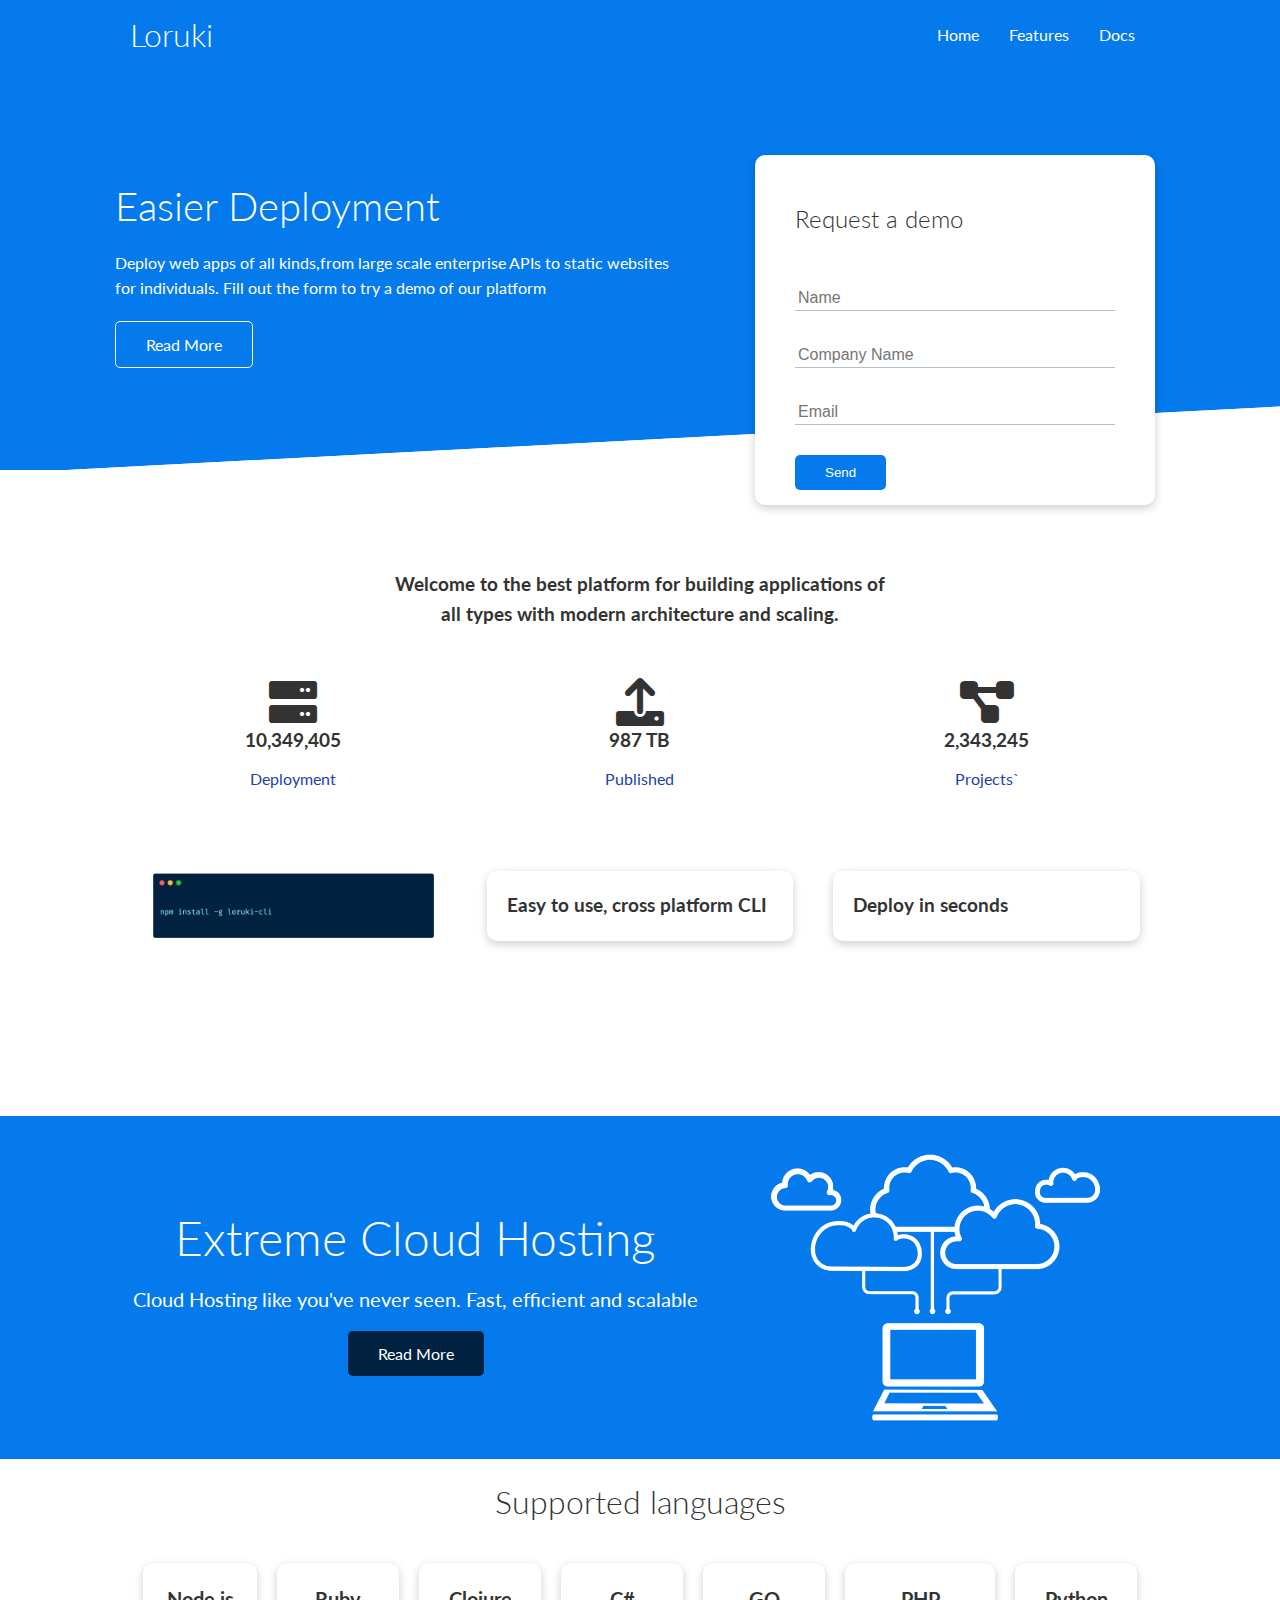
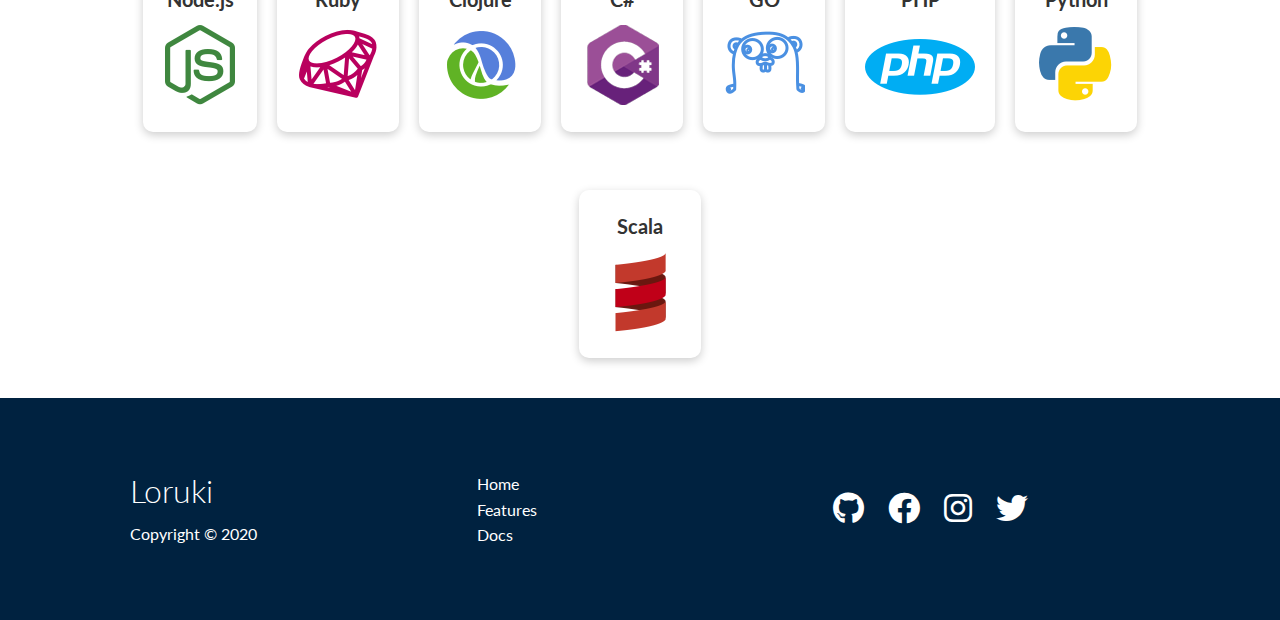
<file: index.html>
<!DOCTYPE html>
<html lang="en">
<head>
    <meta charset="UTF-8">
    <meta http-equiv="X-UA-Compatible" content="IE=edge">
    <meta name="viewport" content="width=device-width, initial-scale=1.0">
    <link rel="stylesheet" href="https://cdnjs.cloudflare.com/ajax/libs/font-awesome/6.0.0-beta2/css/all.min.css">
    <link rel="stylesheet" href="css/utilities.css">
    <link rel="stylesheet" href="css/style.css">
    <title>Loruki | Cloud hosting for everyone</title>

</head>
<body>
    <!--Navbar-->
    <div class="navbar">
        <div class="container flex">
            <h1 class="logo">Loruki</h1>
            <nav>
                <ul>
                    <li><a href="index.html">Home</a></li>
                    <li><a href="features.html">Features</a></li>
                    <li><a href="docs.html">Docs</a></li>
                </ul>
            </nav>
        </div>
    </div>

    <!--Showcase-->
    <section class="showcase">
        <div class="container grid">
            <div class="showcase-text">
                <h1>Easier Deployment</h1>
                <p>Deploy web apps of all kinds,from large scale enterprise APIs to static websites for individuals. Fill out the form to try a demo of our platform</p>
                <a href="features.html" class="btn btn-outline">Read More</a>
            </div>
        

        <div class="showcase-form card">
            <h2>Request a demo</h2>
            <form name="contact" method="POST" netlify-honeypot="bot-field" data-netlify="true">
                <input type="hidden" name="form-name" value="contact">
                <p class="hidden">
                    <label>Don’t fill this out if you’re human: <input name="bot-field" /></label>
                  </p>
                <div class="form-control">
                    <input type="text" name="name" placeholder="Name" required>
                </div>
                <div class="form-control">
                    <input type="text" name="company" placeholder="Company Name" required>
                </div>
                <div class="form-control">
                    <input type="text" name="email" placeholder="Email" required>
                </div>
                    <input type="submit" value="Send" class="btn btn-primary">
            </form>
        </div>
        </div>
    </section>

    <!--Stats-->
    <section class="stats">
        <div class="container">
            <h3 class="stats-heading text-center my-1">
                Welcome to the best platform for building applications of all types with modern architecture and scaling.
            </h3>

            <div class="grid grid-3 text-center my-4">
                <div>
                    <i class="fas fa-server fa-3x"></i>
                    <h3>10,349,405</h3>
                    <p class="text-secondary">Deployment</p>
                </div>
                <div>
                    <i class="fas fa-upload fa-3x"></i>
                    <h3>987 TB</h3>
                    <p class="text-secondary">Published</p>
                </div>
                <div>
                    <i class="fas fa-project-diagram fa-3x"></i>
                    <h3>2,343,245</h3>
                    <p class="text-secondary">Projects`</p>
                </div>
            </div>
        </div>
    </section>

    <!-- Cli -->
    <section class="cli">
        <div class="container grid">
            <img src="images/cli.png" alt="">
            <div class="card">
                <h3>Easy to use, cross platform CLI</h3>
            </div>
            <div class="card">
                <h3>Deploy in seconds</h3>
            </div>
        </div>
    </section>


    <!-- Cloud -->
    <section class="cloud bg-primary my-2 py-2">
        <div class="container grid">
            <div class="text-center">
                <h2 class="lg">Extreme Cloud Hosting</h2>
                <p class="lead my-1">Cloud Hosting like you've never seen. 
                    Fast, efficient and scalable</p>
                <a href="features.html" class="btn btn-dark">Read More</a>
            </div>
            <img src="images/cloud.png" alt="">
        </div>
    </section>

    <!-- Languagess -->
    <section class="languages">
        <h2 class="md text-center my-2">
            Supported languages
        </h2>
        <div class="container flex">
            <div class="card">
                <h4>Node.js</h4>
                <img src="images/logos/node.png" alt="">
            </div>
            <div class="card">
                <h4>Ruby</h4>
                <img src="images/logos/ruby.png" alt="">
            </div>
            <div class="card">
                <h4>Clojure</h4>
                <img src="images/logos/clojure.png" alt="">
            </div>
            <div class="card">
                <h4>C#</h4>
                <img src="images/logos/csharp.png" alt="">
            </div>
            <div class="card">
                <h4>GO</h4>
                <img src="images/logos/go.png" alt="">
            </div>
            <div class="card">
                <h4>PHP</h4>
                <img src="images/logos/php.png" alt="">
            </div>
            <div class="card">
                <h4>Python</h4>
                <img src="images/logos/python.png" alt="">
            </div>
            <div class="card">
                <h4>Scala</h4>
                <img src="images/logos/scala.png" alt="">
            </div>
        </div>
    </section>

    <!--Footer-->
    <footer class="footer bg-dark py-5">
        <div class="container grid grid-3">
            <div>
                <h1>Loruki</h1>
                <p>Copyright &copy; 2020</p>
            </div>
            <nav>
                <ul>
                    <li><a href="index.html">Home</a></li>
                    <li><a href="features.html">Features</a></li>
                    <li><a href="docs.html">Docs</a></li>
                </ul>
            </nav>
            <div class="social">
                <a href="#"><i class="fab fa-github fa-2x"></i></a>
                <a href="#"><i class="fab fa-facebook fa-2x"></i></a>
                <a href="#"><i class="fab fa-instagram fa-2x"></i></a>
                <a href="#"><i class="fab fa-twitter fa-2x"></i></a>
            </div>
        </div>
    </footer>
</body>
</html>
</file>
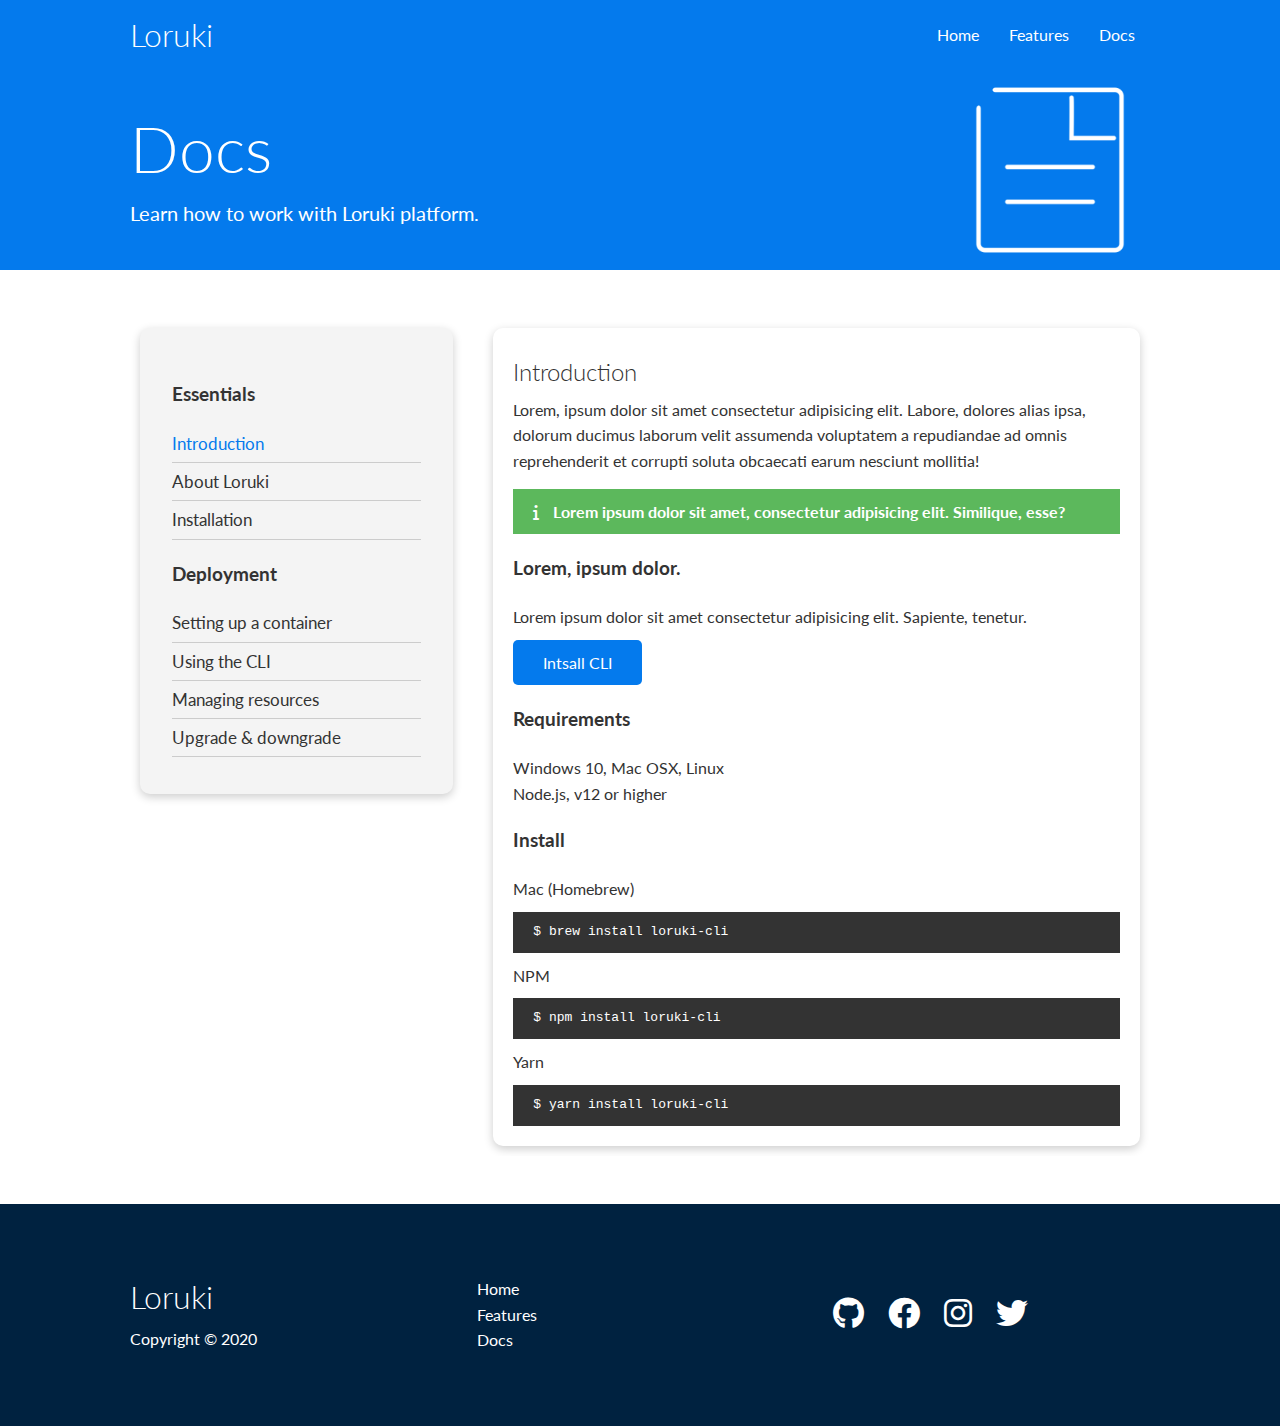
<file: docs.html>
<!DOCTYPE html>
<html lang="en">
<head>
    <meta charset="UTF-8">
    <meta http-equiv="X-UA-Compatible" content="IE=edge">
    <meta name="viewport" content="width=device-width, initial-scale=1.0">
    <link rel="stylesheet" href="https://cdnjs.cloudflare.com/ajax/libs/font-awesome/6.0.0-beta2/css/all.min.css">
    <link rel="stylesheet" href="css/utilities.css">
    <link rel="stylesheet" href="css/style.css">
    <title>Loruki | Cloud hosting for everyone</title>

</head>
<body>
    <!--Navbar-->
    <div class="navbar">
        <div class="container flex">
            <h1 class="logo">Loruki</h1>
            <nav>
                <ul>
                    <li><a href="index.html">Home</a></li>
                    <li><a href="features.html">Features</a></li>
                    <li><a href="docs.html">Docs</a></li>
                </ul>
            </nav>
        </div>
    </div>

    <!-- Head -->
    <section class="docs-head bg-primary py-3">
        <div class="container grid">
            <div>
                <h1 class="xl">Docs</h1>
                <p class="lead">
                    Learn how to work with Loruki platform.
                </p>
            </div>
            <img src="images/docs.png" alt="">
        </div>
    </section>


    <!-- DOCS main -->
    <section class="docs-main my-4">
        <div class="container grid">
            <div class="card bg-light p-3">
                <h3 class="my-2">Essentials</h3>
                <nav>
                    <ul>
                        <li><a class="text-primary" href="#">Introduction</a></li>
                        <li><a href="#">About Loruki</a></li>
                        <li><a href="#">Installation</a></li>
                    </ul>
                </nav>

                <h3 class="my-2">Deployment</h3>
                <nav>
                    <ul>
                        <li><a href="#">Setting up a container</a></li>
                        <li><a href="#">Using the CLI</a></li>
                        <li><a href="#">Managing resources</a></li>
                        <li><a href="#">Upgrade & downgrade</a></li>
                    </ul>
                </nav>
            </div>
            <div class="card">
                <h2>Introduction</h2>
                <p>Lorem, ipsum dolor sit amet consectetur adipisicing elit. Labore, dolores alias ipsa, dolorum ducimus laborum velit assumenda voluptatem a repudiandae ad omnis reprehenderit et corrupti soluta obcaecati earum nesciunt mollitia!</p>

                <div class="alert alert-success">
                    <i class="fas fa-info"></i> Lorem ipsum dolor sit amet, consectetur adipisicing elit. Similique, esse?
                </div>

                <h3>Lorem, ipsum dolor.</h3>
                <p>Lorem ipsum dolor sit amet consectetur adipisicing elit. Sapiente, tenetur.</p>
                <a href="#" class="btn btn-primary">Intsall CLI</a>

                <h3>Requirements</h3>
                <ul>
                    <li>
                        Windows 10, Mac OSX, Linux
                    </li>
                    <li>
                        Node.js, v12 or higher
                    </li>
                </ul>

                <h3>Install</h3>
                <p>Mac (Homebrew)</p>
                <pre><code>$ brew install loruki-cli</code></pre>
                <p>NPM</p>
                <pre><code>$ npm install loruki-cli</code></pre>
                <p>Yarn</p>
                <pre><code>$ yarn install loruki-cli</code></pre>

            </div>
        </div>
    </section>

    <!--Footer-->
    <footer class="footer bg-dark py-5">
        <div class="container grid grid-3">
            <div>
                <h1>Loruki</h1>
                <p>Copyright &copy; 2020</p>
            </div>
            <nav>
                <ul>
                    <li><a href="index.html">Home</a></li>
                    <li><a href="features.html">Features</a></li>
                    <li><a href="docs.html">Docs</a></li>
                </ul>
            </nav>
            <div class="social">
                <a href="#"><i class="fab fa-github fa-2x"></i></a>
                <a href="#"><i class="fab fa-facebook fa-2x"></i></a>
                <a href="#"><i class="fab fa-instagram fa-2x"></i></a>
                <a href="#"><i class="fab fa-twitter fa-2x"></i></a>
            </div>
        </div>
    </footer>
</body>
</html>
</file>
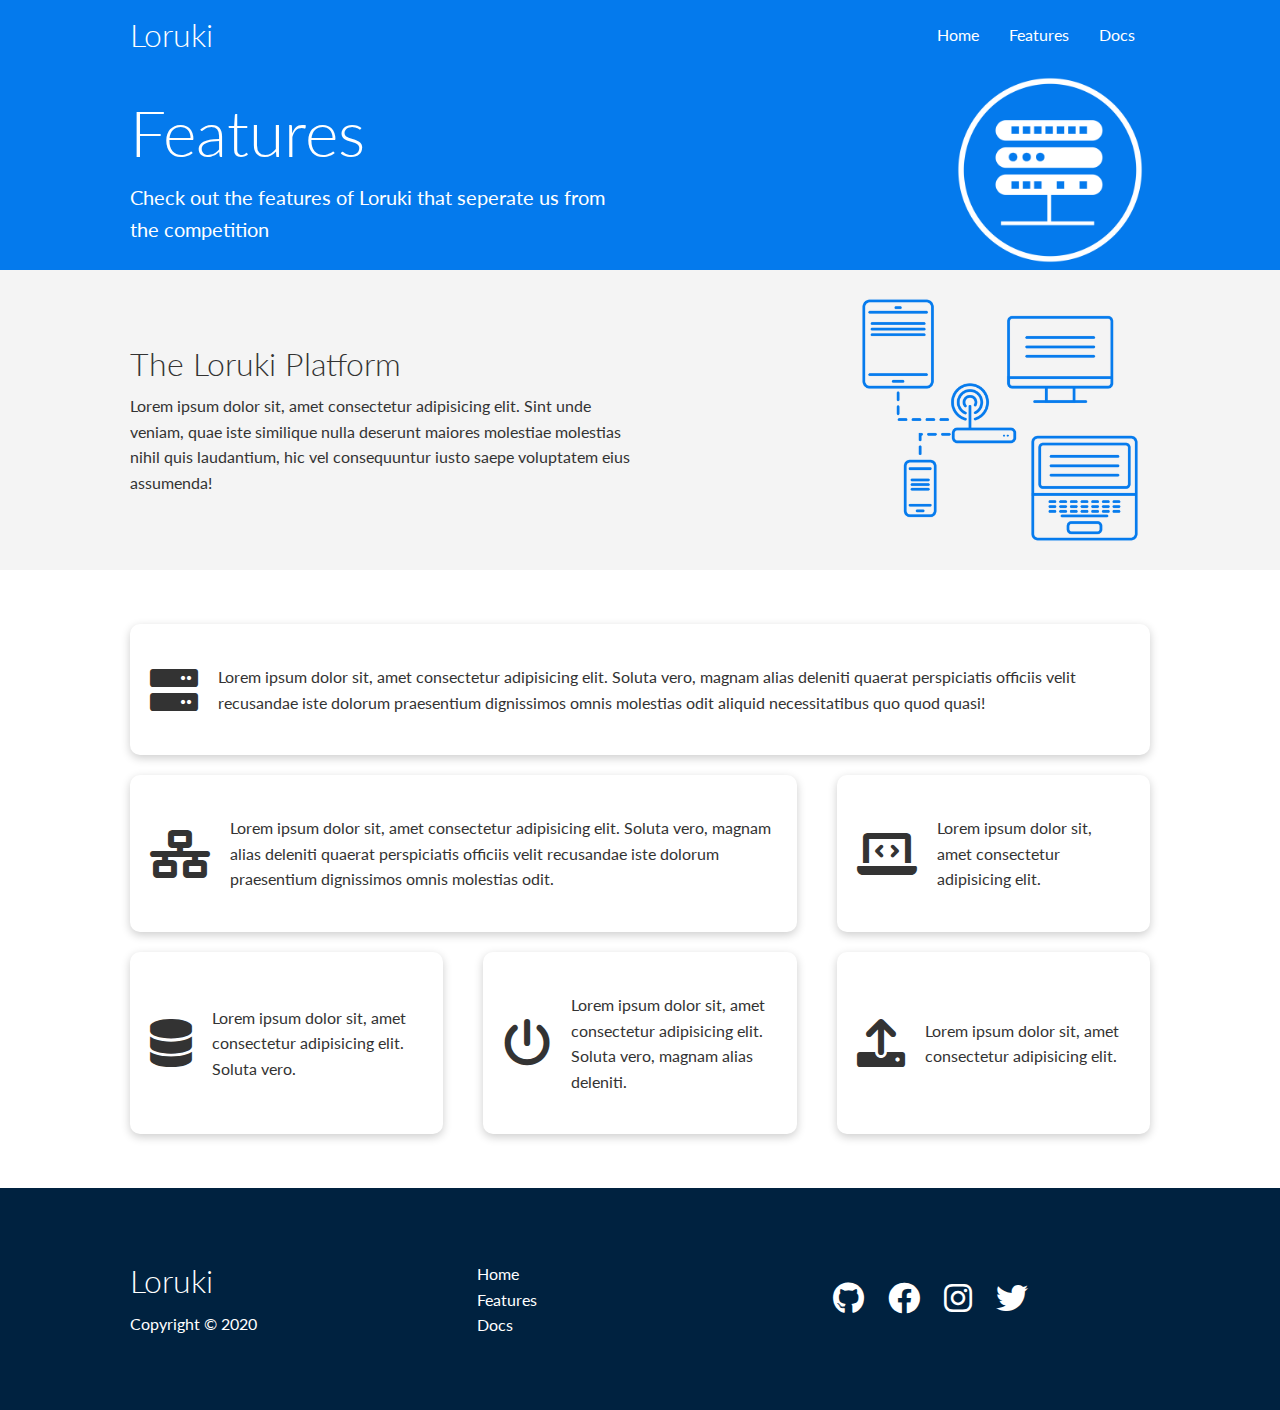
<file: features.html>
<!DOCTYPE html>
<html lang="en">
<head>
    <meta charset="UTF-8">
    <meta http-equiv="X-UA-Compatible" content="IE=edge">
    <meta name="viewport" content="width=device-width, initial-scale=1.0">
    <link rel="stylesheet" href="https://cdnjs.cloudflare.com/ajax/libs/font-awesome/6.0.0-beta2/css/all.min.css">
    <link rel="stylesheet" href="css/utilities.css">
    <link rel="stylesheet" href="css/style.css">
    <title>Loruki | Cloud hosting for everyone</title>

</head>
<body>
    <!--Navbar-->
    <div class="navbar">
        <div class="container flex">
            <h1 class="logo">Loruki</h1>
            <nav>
                <ul>
                    <li><a href="index.html">Home</a></li>
                    <li><a href="features.html">Features</a></li>
                    <li><a href="docs.html">Docs</a></li>
                </ul>
            </nav>
        </div>
    </div>

    <!-- Head -->

    <section class="features-head bg-primary py-3">
        <div class="container grid">
            <div>
                <h1 class="xl">Features</h1>
                <p class="lead">
                    Check out the features of Loruki that seperate us from the competition
                </p>
            </div>
            <img src="images/server.png" alt="">
        </div>
    </section>

    <!-- Sub head -->

    <section class="features-sub-head bg-light py-3">
        <div class="container grid">
            <div>
                <h1 class="md">The Loruki Platform</h1>
                <p>
                    Lorem ipsum dolor sit, amet consectetur adipisicing elit. Sint unde veniam, quae iste similique nulla deserunt maiores molestiae molestias nihil quis laudantium, hic vel consequuntur iusto saepe voluptatem eius assumenda!
                </p>
            </div>
            <img src="images/server2.png" alt="">
        </div>
    </section>

    <!--Features Main -->

    <section class="features-main my-2">
        <div class="container grid grid-3">
            <div class="card flex">
                <i class="fas fa-server fa-3x"></i>
                <p>
                    Lorem ipsum dolor sit, amet consectetur adipisicing elit. Soluta vero, magnam alias deleniti quaerat perspiciatis officiis velit recusandae iste dolorum praesentium dignissimos omnis molestias odit aliquid necessitatibus quo quod quasi!
                </p>
            </div>
            <div class="card flex">
                <i class="fas fa-network-wired fa-3x"></i>
                <p>
                    Lorem ipsum dolor sit, amet consectetur adipisicing elit. Soluta vero, magnam alias deleniti quaerat perspiciatis officiis velit recusandae iste dolorum praesentium dignissimos omnis molestias odit.
                </p>
            </div>
            <div class="card flex">
                <i class="fas fa-laptop-code fa-3x"></i>
                <p>
                    Lorem ipsum dolor sit, amet consectetur adipisicing elit.
                </p>
            </div>
            <div class="card flex">
                <i class="fas fa-database fa-3x"></i>
                <p>
                    Lorem ipsum dolor sit, amet consectetur adipisicing elit. Soluta vero.
                </p>
            </div>
            <div class="card flex">
                <i class="fas fa-power-off fa-3x"></i>
                <p>
                    Lorem ipsum dolor sit, amet consectetur adipisicing elit. Soluta vero, magnam alias deleniti.
                </p>
            </div>
            <div class="card flex">
                <i class="fas fa-upload fa-3x"></i>
                <p>
                    Lorem ipsum dolor sit, amet consectetur adipisicing elit.
                </p>
            </div>
        </div>
    </section>

    <!--Footer-->
    <footer class="footer bg-dark py-5">
        <div class="container grid grid-3">
            <div>
                <h1>Loruki</h1>
                <p>Copyright &copy; 2020</p>
            </div>
            <nav>
                <ul>
                    <li><a href="index.html">Home</a></li>
                    <li><a href="features.html">Features</a></li>
                    <li><a href="docs.html">Docs</a></li>
                </ul>
            </nav>
            <div class="social">
                <a href="#"><i class="fab fa-github fa-2x"></i></a>
                <a href="#"><i class="fab fa-facebook fa-2x"></i></a>
                <a href="#"><i class="fab fa-instagram fa-2x"></i></a>
                <a href="#"><i class="fab fa-twitter fa-2x"></i></a>
            </div>
        </div>
    </footer>
</body>
</html>
</file>
<file: css/utilities.css>
.container {
    max-width: 1100px;
    margin: 0 auto;
    overflow: auto;
    padding: 0 40px;
}

.card {
    background-color: #fff;
    color: #333;
    border-radius: 10px;
    box-shadow: 0 3px 10px rgba(0,0,0,0.2);
    padding: 20px;
    margin: 10px;

}

.btn {
    display: inline-block;
    padding: 10px 30px;
    cursor: pointer;
    background: var(--primary-color);
    color: #fff;
    border: none;
    border-radius: 5px;
}

.btn-outline {
    background-color: transparent;
    border: 1px #fff solid;
}

.btn:hover {
    transform: scale(0.98);
}

/* Backgrounds & colored buttons */

.bg-primary,
.btn-primary {
    background-color: var(--primary-color);
    color: #fff;
}

.bg-secondary,
.btn-secondary {
    background-color: var(--secondary-color);
    color: #fff;
}

.bg-dark,
.btn-dark {
    background-color: var(--dark-color);
    color: #fff;
}

.bg-light,
.btn-light {
    background-color: var(--light-color);
    color: #333;
}

.bg-primary a,
.btn-primary a,
.bg-secondary a,
.btn-secondary a,
.bg-dark a,
.btn-dark a {
    color: #fff;
}

/* Text colors */ 

.text-primary {
    color: var(--primary-color);
}
.text-secondary {
    color: var(--secondary-color);
}
.text-dark {
    color: var(--dark-color);
}
.text-light {
    color: var(--light-color);
}

/* Text sizes */

.lead {
    font-size: 20px;
}
.sm {
    font-size: 1rem;
}
.md {
    font-size: 2rem;
}
.lg {
    font-size: 3rem;
}
.xl {
    font-size: 4rem;
}
.text-center {
    text-align: center;
}

/* Alert */

.alert {
    background-color: var(--light-color);
    padding: 10px 20px;
    font-weight: bold;
    margin: 15px 0;
}

.alert i {
    margin-right: 10px;
}

.alert-success {
    background-color: var(--success-color);
    color: #fff;
}

.alert-error {
    background-color: var(--error-color);
    color: #fff;
}

.flex {
    display: flex;
    justify-content: center;
    align-items: center;
    height: 100%;
}

.grid {
    display: grid;
    grid-template-columns: repeat(2, 1fr);
    gap: 20px;
    justify-content: center;
    align-items: center;
    height: 100%;
}

.grid-3 {
    grid-template-columns: repeat(3, 1fr);
}

/* Margin */

.my-1 {
    margin: 1rem 0;
}
.my-2 {
    margin: 1.5rem 0;
}
.my-3 {
    margin: 2rem 0;
}
.my-4 {
    margin: 3rem 0;
}
.my-5 {
    margin: 4rem 0;
}

.m-1 {
    margin: 1rem;
}
.m-2 {
    margin: 1.5rem;
}
.m-3 {
    margin: 2rem;
}
.m-4 {
    margin: 3rem;
}
.m-5 {
    margin: 4rem;
}

/* Padding */

.py-1 {
    padding: 1rem 0;
}
.py-2 {
    padding: 1.5rem 0;
}
.py-3 {
    padding: 2rem, 0;
}
.py-4 {
    padding: 3rem 0;
}
.py-5 {
    padding: 4rem 0;
}

.p-1 {
    padding: 1rem;
}
.p-2 {
    padding: 1.5rem;
}
.p-3 {
    padding: 2rem;
}
.p-4 {
    padding: 3rem;
}
.p-5 {
    padding: 4rem;
}
</file>
<file: css/style.css>
@import url('https://fonts.googleapis.com/css2?family=Lato:wght@300&display=swap');

:root {
    --primary-color: #047aed;
    --secondary-color: #1c3fa8;
    --dark-color: #002240;
    --light-color: #f4f4f4;
    --success-color: #5cb85c;
    --error-color: #d9534f; 
}

* {
    box-sizing: border-box;
    padding: 0;
    margin: 0;
}

body {
    font-family: 'Lato', sans-serif;
    color: #333;
    line-height: 1.6;
}

ul {
    list-style-type: none;
}

a {
    text-decoration: none;
    color: #333;
}

h1, 
h2 {
    font-weight: 300;
    line-height: 1.2;
    margin: 10px 0;
}

p {
    margin: 10px 0;
}

img {
    width: 100%;
}

code, pre {
    background: #333;
    color: #fff;
    padding: 10px;
}

.hidden {
    visibility: hidden;
    height: 0;
}

/* Navbar */
.navbar {
    background-color: #047aed;
    color: #fff;
    height: 70px;
}

.navbar ul {
    display: flex;
}
.navbar a {
    color: #fff;
    padding: 10px;
    margin: 0 5px;
}

.navbar a:hover {
    border-bottom: 2px #fff solid;
}
.navbar .flex {
    justify-content: space-between;
}

/* Showcase */

.showcase {
    height: 400px;
    background-color: var(--primary-color);
    color: #fff;
    position: relative;
}

.showcase h1 {
    font-size: 40px;
}

.showcase p {
    margin: 20px 0;
}

.showcase .grid {
    overflow: visible;
    grid-template-columns: 55% 45%;
    gap: 30px;
}

.showcase-text {
    animation: slideInFromLeft 1s ease-in;
}
.showcase-form {
    position: relative;  
    top: 60px;
    height: 350px;
    width: 400px;
    padding: 40px;
    z-index: 100;
    justify-self: flex-end;
    animation: slideInFromRight 1s ease-in;
}

.showcase-form .form-control {
    margin: 30px 0;

}

.showcase-form input[type='text'],
.showcase-form input[type='email'] {
    border: 0;
    border-bottom: 1px solid #b4becb;
    width: 100%;
    padding: 3px; 
    font-size: 16px;
}

.showcase-form input:focus {
    outline: none;
}

.showcase::before, 
.showcase::after {
    content: '';
    position: absolute;
    height: 100px;
    bottom: -70px;
    right: 0;
    left: 0;
    background: #fff;
    transform: skewY(-3deg);
    -webkit-transform: skewY(-3deg);
    -moz-transform: skewY(-3deg);
    -ms-transform: skewY(-3deg);
}
 
/* Stats */
.stats {
    padding-top: 100px;
    animation: slideInFromBottom 1s ease-in;
}

.stats-heading {
    max-width: 500px;
    margin: auto;
}

.stats grid h3 {
    font-size: 35px;
}

.stats grid p {
    font-size: 20px;
    font-weight: bold;
}

/* CLI */

.cli .grid {
    grid-template-columns: repeat(3, 1fr);
    grid-template-rows: repeat(2, 1fr);
}

.cli .grid >*:first-child { 
    grid-column: 1 / span 2;
    grid-row: 1 / span 2;
}

/* Cloud */

.cloud .grid {
    grid-template-columns: 4fr 3fr;
}

/* Languages */

.languages .flex {
    flex-wrap: wrap;
}

.languages .card {
    text-align: center;
    margin: 18px 10px 40px;
    transition: transform 0.2s ease-in;
}

.languages .card h4 {
    font-size: 20px;
    margin-bottom: 10px;
}

.languages .card:hover {
    transform: translateY(-15px);

}

/* Features */

.features-head img,
.docs-head img {
    width: 200px;
    justify-self: flex-end;
}

.features-sub-head img {
    width: 300px;
    justify-self: flex-end;
}

.features-main .card > i{
    margin-right: 20px;
}

.features-main .grid {
    padding: 30px;
}

.features-main .grid > *:first-child {
    grid-column: 1 / span 3;
}

.features-main .grid > *:nth-child(2) {
    grid-column: 1 / span 2;
}

/* Docs */
.docs-main h3 {
    margin: 20px 0;
}

.docs-main .grid {
    grid-template-columns: 1fr 2fr;
    align-items: flex-start;
}

.docs-main nav li {
    font-size: 17px;
    padding-bottom: 5px;
    margin-bottom: 5px;
    border-bottom: 1px #ccc solid;
}

.docs-main a:hover {
    font-weight: bold;
}
/* Footer */

.footer .social a {
    margin: 0 10px;
}

/* Animation */
@keyframes slideInFromLeft {
    0% {
        transform: translateX(-100%);
    }

    100% {
        transform: translateX(0);
    }
}

@keyframes slideInFromRight {
    0% {
        transform: translateX(100%);
    }

    100% {
        transform: translateX(0);
    }
}

@keyframes slideInFromTop {
    0% {
        transform: translateY(-100%);
    }

    100% {
        transform: translateX(0);
    }
}

@keyframes slideInFromBottom {
    0% {
        transform: translateY(100%);
    }

    100% {
        transform: translateX(0);
    }
}

/* Media Queries */
/* Tablets & under */

@media(max-width:768px) {
    .grid, 
    .showcase .grid, 
    .stats .grid, 
    .cli .grid,
    .cloud .grid,
    .features-main .grid, 
    .docs-main .grid {
        grid-template-columns: 1fr;
        grid-template-rows: 1fr;
    }

    .showcase {
        height: auto;
    }

    .showcase-text {
        text-align: center;
        margin-top: 40px;
        animation: slideInFromTop 1s ease-in;
    }

    .showcase-form {
        justify-self: center;
        margin: auto;
        animation: slideInFromBottom 1s ease-in;
    }

    .features-head, 
    .features-subhead, 
    .docs-head {
        text-align: center;
    }

    .features-head img, 
    .features-subhead img, 
    .docs-head img {
        justify-self: center;
    }

    .features-main .grid >*:first-child, 
    .features-main .grid >*:nth-child(2) {
        grid-column: 1;
    }
}

.cli .grid >*:first-child { 
    grid-column: 1;
    grid-row: 1;
}

/* Mobile */

@media(max-width: 500px) {
    .navbar {
        height: 110px;
    }

    .navbar .flex {
        flex-direction: column;
    }

    .navbar ul {
        padding: 10px;
        background-color: rgba(0,0,0,0.1);
    }
}
</file>
